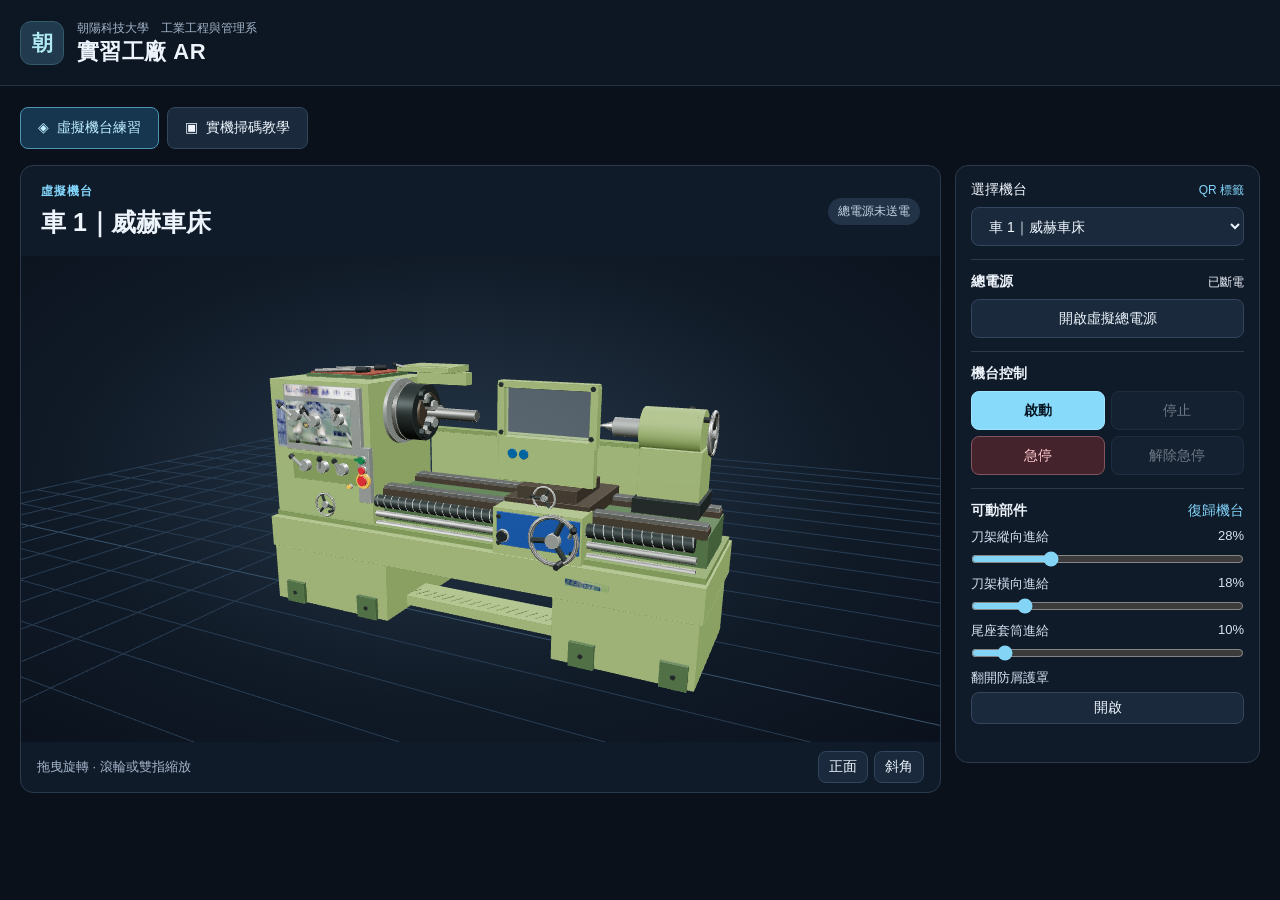
<file: index.html>
<!doctype html>
<html lang="zh-Hant">
<head>
  <meta charset="utf-8">
  <meta name="viewport" content="width=device-width, initial-scale=1">
  <meta name="color-scheme" content="dark">
  <meta http-equiv="Content-Security-Policy" content="default-src 'self'; connect-src 'self' blob:; img-src 'self' blob: data:; media-src 'self' blob:; style-src 'self'; object-src 'none'">
  <title>朝陽科大｜實習工廠 AR</title>
  <link rel="icon" href="data:,">
  <link rel="stylesheet" href="factory.css">
  <script defer src="factory.js"></script>
</head>
<body>
  <header class="top">
    <div class="brand">
      <span class="brand-icon" aria-hidden="true">朝</span>
      <div><span class="school">朝陽科技大學　工業工程與管理系</span><h1>實習工廠 AR</h1></div>
    </div>
    <div id="hardware" class="hardware" hidden>
      <span id="display-status" role="status">正在偵測眼鏡</span>
      <button id="display-picker" class="quiet" type="button">眼鏡輸出</button>
    </div>
  </header>
  <main>
    <nav class="modes" aria-label="體驗模式">
      <button type="button" id="mode-virtual" aria-pressed="true"><span class="mode-icon">◈</span>虛擬機台練習</button>
      <button type="button" id="mode-field" aria-pressed="false"><span class="mode-icon">▣</span>實機掃碼教學</button>
    </nav>
    <section id="virtual" class="workspace">
      <article class="viewer">
        <header class="viewer-head"><div><p class="kicker">虛擬機台</p><h2 id="model-title"></h2></div><span id="model-state" class="status-chip"></span></header>
        <div id="stage" aria-label="可旋轉的 3D 機台模型"><p id="stage-message" role="status">載入模型中</p></div>
        <footer class="viewer-foot">
          <span>拖曳旋轉 · 滾輪或雙指縮放</span>
          <div class="view-buttons"><button type="button" id="view-front">正面</button><button type="button" id="view-angle">斜角</button></div>
        </footer>
        <div id="hand-setup" class="hand-setup" hidden>
          <div class="hand-settings">
            <button type="button" id="hand-mode" aria-pressed="true">手勢操作</button>
            <button type="button" id="hand-camera">前鏡頭</button>
            <button type="button" id="hand-preview" aria-pressed="false">鏡頭預覽</button>
            <button type="button" id="hand-mirror">眼鏡全螢幕</button>
          </div>
          <p id="hand-camera-state" role="status"></p>
          <p id="hand-label">把手伸到前鏡頭可見處</p>
        </div>
      </article>
      <aside class="controls">
        <div class="control-heading"><label for="station">選擇機台</label><a id="print-link" href="labels.html" target="_blank" rel="noopener">QR 標籤</a></div>
        <select id="station"></select>
        <div class="control-section" id="power-panel">
          <div class="control-heading"><strong>總電源</strong><span id="power-status"></span></div>
          <button type="button" id="power-button"></button>
        </div>
        <div class="control-section" id="motor-panel">
          <div class="control-heading"><strong>機台控制</strong></div>
          <div class="two"><button type="button" id="start" class="primary">啟動</button><button type="button" id="stop">停止</button></div>
          <div class="two"><button type="button" id="emergency" class="danger">急停</button><button type="button" id="ack">解除急停</button></div>
        </div>
        <div class="control-section">
          <div class="control-heading"><strong>可動部件</strong><button type="button" id="reset" class="text-button">復歸機台</button></div>
          <div id="parts"></div>
        </div>
        <p id="feedback" class="feedback" aria-live="polite"></p>
      </aside>
    </section>
    <section id="field" hidden>
      <article id="scanner" class="scanner">
        <div class="scan-intro">
          <p class="kicker">實機教學</p><h2>掃描機台站位 QR</h2>
          <p>將前鏡頭對準機台旁的標籤。辨識後會顯示該站的部件與學習步驟。</p>
          <div id="browser-scan" class="scan-buttons">
            <button type="button" class="primary" id="camera">開啟攝影機</button>
            <label for="qr-file" class="file-button">選取 QR 圖片</label>
            <input type="file" id="qr-file" accept="image/*" class="visually-hidden">
          </div>
          <button id="camera-picker" type="button" hidden>選擇眼鏡前鏡頭</button>
          <p id="scan-status" class="feedback" role="status"></p>
        </div>
        <div class="scan-visual">
          <div class="scan-reticle" aria-hidden="true"><i></i><i></i><i></i><i></i><span>QR</span></div>
          <video id="camera-preview" muted playsinline hidden></video>
        </div>
      </article>
      <article id="lesson" class="lesson" hidden>
        <div class="lesson-header"><div><p class="kicker">站位已識別</p><h2 id="lesson-title"></h2></div><button type="button" id="rescan">掃描其他機台</button></div>
        <div class="lesson-body" aria-live="polite"><span class="lesson-count" id="lesson-count"></span><h3 id="step-title"></h3><p id="step-copy"></p></div>
        <footer class="lesson-footer"><button id="step-prev" type="button">上一步</button><button id="step-next" class="primary" type="button">下一步</button><button id="practice" type="button">在虛擬機台練習</button></footer>
      </article>
    </section>
    <section id="hud" hidden aria-live="polite">
      <p id="hud-status" class="kicker"></p><h2 id="hud-title"></h2><p id="hud-copy"></p>
      <div id="hud-machine" hidden>
        <div class="hud-model">
          <div id="hud-stage"></div>
          <p id="hud-model-error" hidden></p>
          <p id="hud-hand-label">把手伸到前鏡頭可見處</p>
        </div>
        <aside id="hud-controls" aria-label="機台手勢控制"></aside>
      </div>
      <p id="hud-camera-state" hidden></p>
      <button type="button" id="hud-exit" hidden>退出全螢幕</button>
    </section>
    <p id="fatal" class="feedback" role="alert" hidden></p>
  </main>
  <div id="hand-pointer" aria-hidden="true" hidden></div>
</body>
</html>
</file>
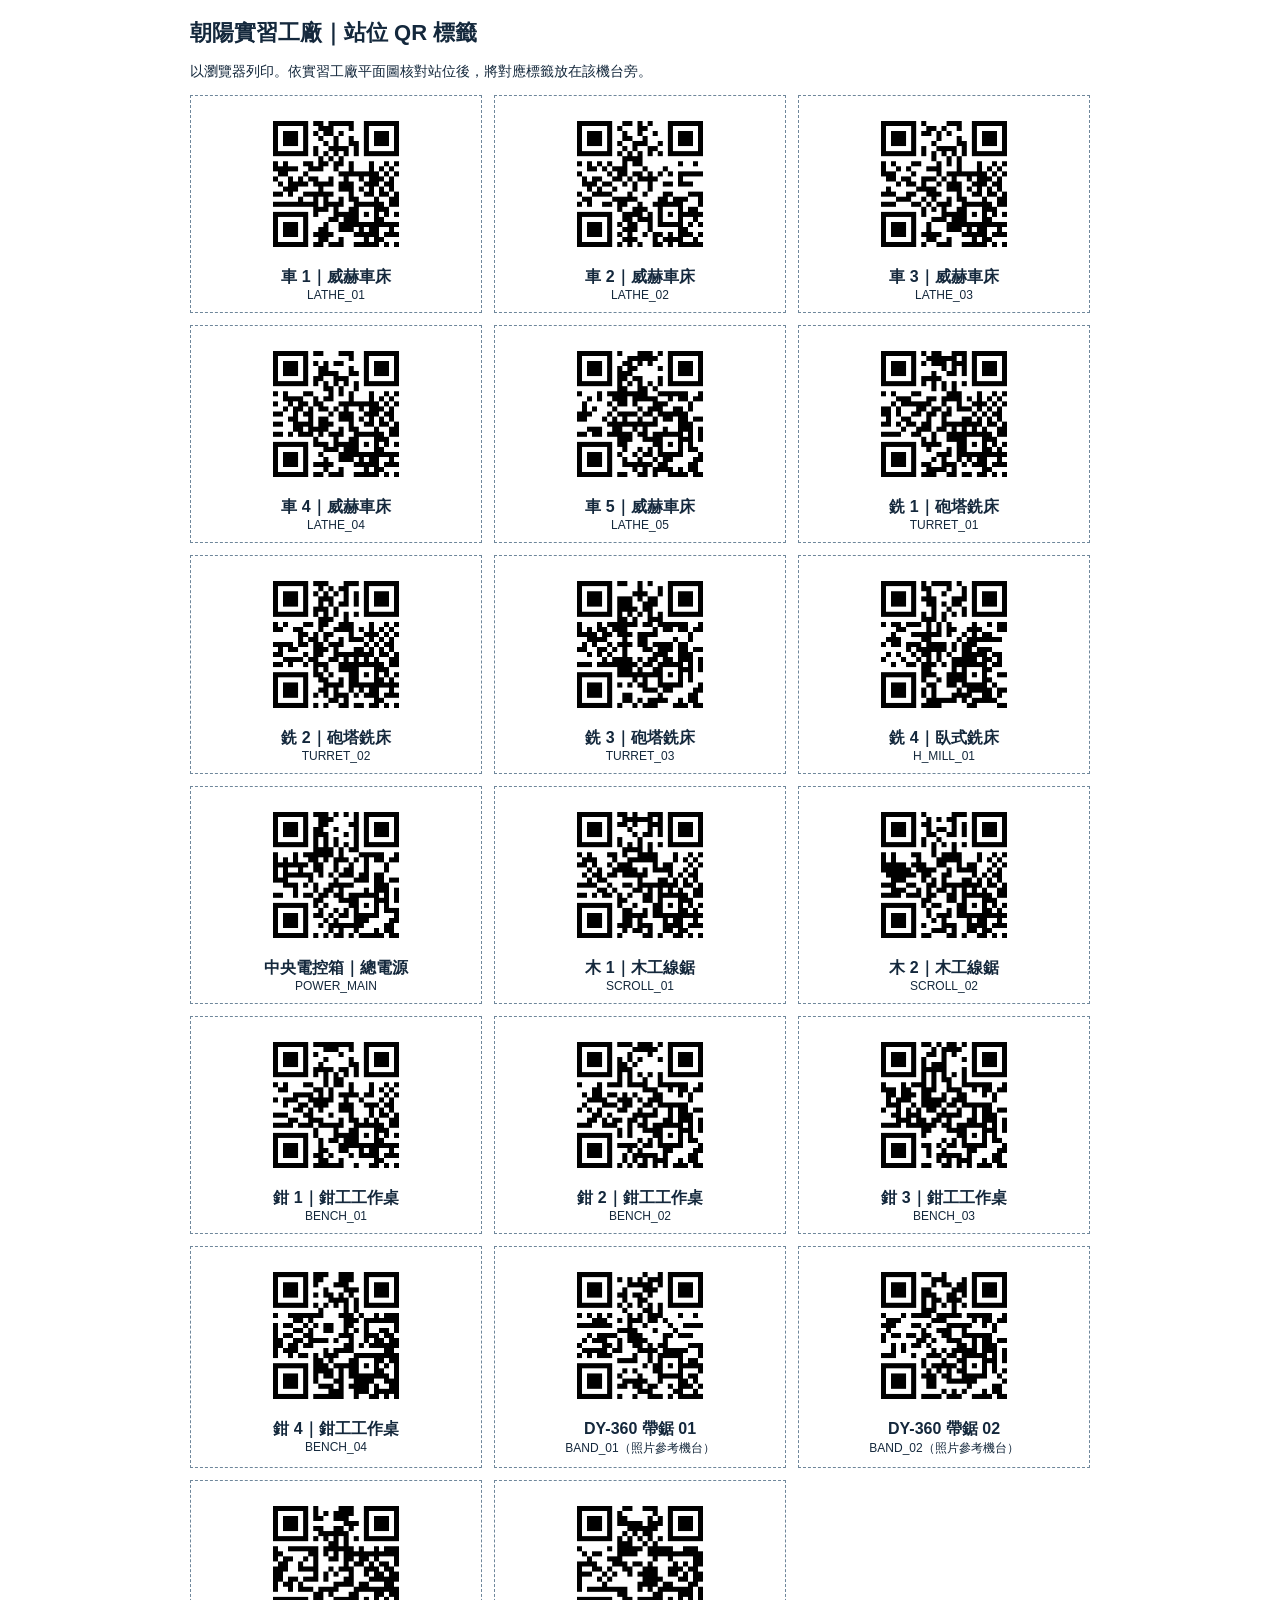
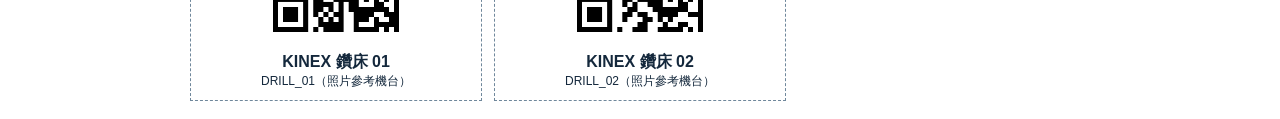
<file: labels.html>
<!doctype html>
<html lang="zh-Hant"><head><meta charset="utf-8"><meta name="viewport" content="width=device-width">
<title>朝陽實習工廠｜站位 QR 標籤</title>
<style>
body{font-family:"Microsoft JhengHei",sans-serif;color:#14283c;margin:18px auto;max-width:900px;padding:0 12px}
h1{font-size:22px}p{font-size:14px}.labels{display:grid;grid-template-columns:repeat(3,1fr);gap:12px}
article{break-inside:avoid;border:1px dashed #6f879b;text-align:center;padding:5px 8px 10px}
img{display:block;width:44mm;max-width:100%;margin:auto}strong,span{display:block}span{font-size:12px}
@media print{@page{size:A4;margin:10mm}body{margin:0;padding:0}.labels{gap:3mm}.intro p{display:none}}
</style></head>
<body><header class="intro"><h1>朝陽實習工廠｜站位 QR 標籤</h1>
<p>以瀏覽器列印。依實習工廠平面圖核對站位後，將對應標籤放在該機台旁。</p></header>
<main class="labels"><article><img src="labels/LATHE_01.png" alt="車 1｜威赫車床的 QR"><strong>車 1｜威赫車床</strong><span>LATHE_01</span></article><article><img src="labels/LATHE_02.png" alt="車 2｜威赫車床的 QR"><strong>車 2｜威赫車床</strong><span>LATHE_02</span></article><article><img src="labels/LATHE_03.png" alt="車 3｜威赫車床的 QR"><strong>車 3｜威赫車床</strong><span>LATHE_03</span></article><article><img src="labels/LATHE_04.png" alt="車 4｜威赫車床的 QR"><strong>車 4｜威赫車床</strong><span>LATHE_04</span></article><article><img src="labels/LATHE_05.png" alt="車 5｜威赫車床的 QR"><strong>車 5｜威赫車床</strong><span>LATHE_05</span></article><article><img src="labels/TURRET_01.png" alt="銑 1｜砲塔銑床的 QR"><strong>銑 1｜砲塔銑床</strong><span>TURRET_01</span></article><article><img src="labels/TURRET_02.png" alt="銑 2｜砲塔銑床的 QR"><strong>銑 2｜砲塔銑床</strong><span>TURRET_02</span></article><article><img src="labels/TURRET_03.png" alt="銑 3｜砲塔銑床的 QR"><strong>銑 3｜砲塔銑床</strong><span>TURRET_03</span></article><article><img src="labels/H_MILL_01.png" alt="銑 4｜臥式銑床的 QR"><strong>銑 4｜臥式銑床</strong><span>H_MILL_01</span></article><article><img src="labels/POWER_MAIN.png" alt="中央電控箱｜總電源的 QR"><strong>中央電控箱｜總電源</strong><span>POWER_MAIN</span></article><article><img src="labels/SCROLL_01.png" alt="木 1｜木工線鋸的 QR"><strong>木 1｜木工線鋸</strong><span>SCROLL_01</span></article><article><img src="labels/SCROLL_02.png" alt="木 2｜木工線鋸的 QR"><strong>木 2｜木工線鋸</strong><span>SCROLL_02</span></article><article><img src="labels/BENCH_01.png" alt="鉗 1｜鉗工工作桌的 QR"><strong>鉗 1｜鉗工工作桌</strong><span>BENCH_01</span></article><article><img src="labels/BENCH_02.png" alt="鉗 2｜鉗工工作桌的 QR"><strong>鉗 2｜鉗工工作桌</strong><span>BENCH_02</span></article><article><img src="labels/BENCH_03.png" alt="鉗 3｜鉗工工作桌的 QR"><strong>鉗 3｜鉗工工作桌</strong><span>BENCH_03</span></article><article><img src="labels/BENCH_04.png" alt="鉗 4｜鉗工工作桌的 QR"><strong>鉗 4｜鉗工工作桌</strong><span>BENCH_04</span></article><article><img src="labels/BAND_01.png" alt="DY-360 帶鋸 01的 QR"><strong>DY-360 帶鋸 01</strong><span>BAND_01（照片參考機台）</span></article><article><img src="labels/BAND_02.png" alt="DY-360 帶鋸 02的 QR"><strong>DY-360 帶鋸 02</strong><span>BAND_02（照片參考機台）</span></article><article><img src="labels/DRILL_01.png" alt="KINEX 鑽床 01的 QR"><strong>KINEX 鑽床 01</strong><span>DRILL_01（照片參考機台）</span></article><article><img src="labels/DRILL_02.png" alt="KINEX 鑽床 02的 QR"><strong>KINEX 鑽床 02</strong><span>DRILL_02（照片參考機台）</span></article></main></body></html>
</file>
<file: factory.css>
:root {
  font-family: "Inter", "Noto Sans TC", "Microsoft JhengHei", sans-serif;
  color: #edf3fa;
  background: #0b111b;
  color-scheme: dark;
  --panel: #101b2a;
  --line: #2a3a4c;
  --muted: #a5b6ca;
  --blue: #82d5fa;
  --mint: #8ce4c3;
}
* { box-sizing: border-box; }
[hidden] { display: none !important; }
body { margin: 0; min-height: 100vh; }
button, select, .file-button {
  background: #1a2a3c;
  color: #eef5fd;
  border: 1px solid #33465d;
  border-radius: 8px;
  font: inherit;
  font-size: 14px;
  padding: 9px 13px;
  min-height: 39px;
}
button, .file-button { cursor: pointer; }
button:disabled { opacity: .43; cursor: default; }
button:enabled:hover, .file-button:hover { background: #243b53; }
:focus-visible { outline: 2px solid #a4e3ff; outline-offset: 2px; }
a { color: var(--blue); text-decoration: none; }
a:hover { text-decoration: underline; }
p, h1, h2, h3 { margin: 0; }
.top {
  display: flex;
  align-items: center;
  justify-content: space-between;
  gap: 14px;
  padding: 18px max(20px, calc((100vw - 1312px) / 2));
  border-bottom: 1px solid #233142;
  background: #0d1724;
}
.brand { display: flex; align-items: center; gap: 13px; }
.brand-icon { display: grid; place-items: center; width: 44px; height: 44px; border-radius: 11px; background: #213a4d; border: 1px solid #355a6a; color: #b0ebf5; font-weight: 700; font-size: 21px; }
.school { color: var(--muted); font-size: 12px; }
h1 { font-size: 22px; letter-spacing: .02em; }
main { max-width: 1352px; margin: auto; padding: 21px 20px 30px; }
.modes { display: flex; gap: 8px; margin-bottom: 16px; }
.modes button { padding: 11px 17px; }
.modes button[aria-pressed=true] { background: #163650; border-color: #4d95b3; color: #c0efff; }
.mode-icon { margin-right: 8px; }
.hardware { display: flex; gap: 10px; align-items: center; font-size: 12px; color: var(--muted); }
.quiet { font-size: 12px; white-space: nowrap; }
.workspace { display: grid; grid-template-columns: minmax(0, 1fr) 305px; gap: 14px; align-items: start; }
.viewer, .controls, .scanner, .lesson { border: 1px solid var(--line); border-radius: 13px; background: var(--panel); overflow: hidden; }
.viewer-head, .lesson-header { display: flex; justify-content: space-between; align-items: center; gap: 12px; padding: 17px 20px; }
.kicker { color: var(--blue); font-weight: 700; font-size: 12px; letter-spacing: .08em; margin-bottom: 6px; }
h2 { font-size: clamp(18px, 2.3vw, 25px); }
.status-chip { white-space: nowrap; background: #233347; color: #c3d4e5; padding: 5px 10px; border-radius: 99px; font-size: 12px; }
.status-chip[data-level="run"] { background: #173a34; color: var(--mint); }
.status-chip[data-level="fault"] { background: #442832; color: #ffc1c4; }
#stage { position: relative; height: clamp(290px, 54vh, 585px); overflow: hidden; background: radial-gradient(ellipse at 48% 45%, #263748 0, #101a27 60%, #0a111c 100%); }
#stage canvas, #hud-stage canvas { display: block; width: 100%; height: 100%; touch-action: none; }
#stage-message { position: absolute; top: 45%; left: 10%; right: 10%; z-index: 1; color: #d6e6f4; text-align: center; }
.viewer-foot { display: flex; align-items: center; justify-content: space-between; gap: 6px; padding: 9px 16px; color: var(--muted); font-size: 13px; }
.view-buttons { display: flex; gap: 6px; }
.view-buttons button { padding: 5px 10px; min-height: 32px; }
.controls { padding: 15px; }
.control-heading { display: flex; align-items: center; justify-content: space-between; gap: 8px; font-size: 14px; margin-bottom: 8px; }
.control-heading a, .control-heading span { font-size: 12px; }
.controls select { width: 100%; }
.control-section { border-top: 1px solid var(--line); margin-top: 13px; padding-top: 13px; }
#power-button { width: 100%; }
#power-button[aria-pressed=true] { background: #164434; border-color: #367c64; color: #b0f7db; }
.two { display: grid; grid-template-columns: 1fr 1fr; gap: 6px; margin-bottom: 6px; }
.primary { color: #071522; background: #87dafa; border-color: #9de4ff; font-weight: 700; }
.primary:enabled:hover { background: #afebff; }
.danger { color: #ffcbd0; background: #45232c; border-color: #82545b; }
.danger:enabled:hover { background: #5c2e38; }
.text-button { color: var(--blue); background: none; border: 0; padding: 0; min-height: auto; }
.part + .part { margin-top: 8px; }
.part label { display: flex; justify-content: space-between; color: #d5e3f2; font-size: 13px; }
.part input[type=range] { display: block; width: 100%; margin: 5px 0 0; accent-color: #83d4f5; }
.part button { width: 100%; margin-top: 5px; padding: 5px 10px; min-height: 32px; }
.feedback { color: #ffda9f; font-size: 13px; min-height: 1.2em; margin-top: 7px; }
.scanner { display: grid; grid-template-columns: 1fr 1fr; min-height: 310px; }
.scan-intro, .lesson-body { padding: clamp(20px, 4vw, 54px); }
.scan-intro > p:not(.kicker), .lesson-body p { color: #bdcde0; line-height: 1.7; margin-top: 12px; }
.scan-buttons, .lesson-footer { display: flex; flex-wrap: wrap; gap: 8px; margin-top: 20px; }
.file-button { display: inline-flex; align-items: center; }
.scan-visual { min-height: 240px; position: relative; display: grid; place-items: center; background: #0a111c; }
.scan-reticle { position: absolute; z-index: 1; width: 136px; height: 136px; display: grid; place-items: center; color: #9ac5df; font-weight: 700; background: #25486440; font-size: 32px; pointer-events: none; }
.scan-reticle i { position: absolute; width: 22px; height: 22px; border: 3px solid #9cd8f5; border-right: 0; border-bottom: 0; top: 0; left: 0; }
.scan-reticle i:nth-child(2) { left: auto; right: 0; transform: rotate(90deg); }
.scan-reticle i:nth-child(3) { top: auto; bottom: 0; transform: rotate(270deg); }
.scan-reticle i:nth-child(4) { top: auto; left: auto; bottom: 0; right: 0; transform: rotate(180deg); }
.scan-visual:has(video:not([hidden])) .scan-reticle span { display: none; }
video { width: 100%; height: 100%; max-height: 380px; object-fit: contain; }
.lesson { max-width: 900px; }
.lesson-header { border-bottom: 1px solid var(--line); }
.lesson-count { display: inline-block; color: var(--mint); font-size: 14px; margin-bottom: 10px; }
.lesson-body h3 { font-size: 26px; }
.lesson-footer { border-top: 1px solid var(--line); padding: 14px 20px; margin: 0; }
.visually-hidden { position: absolute; width: 1px; height: 1px; clip-path: inset(50%); overflow: hidden; white-space: nowrap; }
.hud-body, .hud-body main { background: #000; }
.hud-body main { max-width: none; padding: 5vh 7vw; }
.hud-body #hud .kicker { font-size: clamp(17px, 2.1vw, 32px); color: #a6e6ff; }
.hud-body #hud h2 { font-size: clamp(24px, 3.2vw, 52px); color: #fff; margin-bottom: 12px; }
.hud-body #hud-copy { color: #d9e6f7; font-size: clamp(16px, 2.4vw, 42px); line-height: 1.5; max-width: 83vw; }
#hud-machine { display: grid; grid-template-columns: minmax(0,1fr) minmax(220px,29%); gap: 1.4vw; margin-top: 1.8vh; align-items: start; }
#hud-stage { height: 60vh; }
.hud-model { min-width: 0; position: relative; }
#hud-model-error { position: absolute; inset: 40% 10% auto; color: #ffce86; text-align: center; }
#hud-controls { display: grid; gap: .8vh; }
.hud-command-row { display: grid; grid-template-columns: repeat(2,minmax(0,1fr)); gap: .6vw; }
#hud-controls button { font-size: clamp(14px,1.5vw,29px); padding: .45vh .5vw; min-height: 4.7vh; border-radius: 6px; }
#hud-controls .part label { font-size: clamp(12px,1.25vw,24px); }
#hud-controls .part input[type=range] { height: 2.7vh; margin-top: .25vh; }
#hud-hand-label, #hud-camera-state { color: #b8e5fc; font-size: clamp(13px,1.5vw,26px); padding-top: .6vh; }
#hud-hand-label { text-align: center; min-height: 2.5vh; }
.hand-setup { padding: 8px 14px 12px; border-top: 1px solid var(--line); font-size: 13px; color: #b8e5fc; }
.hand-settings { display: flex; gap: 6px; flex-wrap: wrap; margin-bottom: 5px; }
.hand-settings button { min-height: 30px; font-size: 12px; padding: 4px 8px; }
.hand-settings button[aria-pressed=true] { background: #164434; color: #d5ffef; }
#hand-pointer { position: fixed; z-index: 20; pointer-events: none; width: 27px; height: 27px; border: 2px solid #b6f5ff; border-radius: 100%; box-shadow: 0 0 0 2px #08202d, 0 0 14px #65dcff; transform: translate(-50%,-50%); }
#hand-pointer::after { content: ""; position: absolute; inset: 9px; background: #effdff; border-radius: 50%; }
#hand-pointer.pinched { border-color: #91fac0; background: #35986a99; }
.hand-hover { outline: 2px solid #89edfb; outline-offset: 1px; }
#hud-exit { position: absolute; top: 5vh; right: 7vw; z-index: 1; }
.hud-body:has(#hud-exit:not([hidden])) #hud-title { padding-right: 7rem; }
@media (max-width: 740px) {
  .top { padding: 12px; }
  .brand-icon { display: none; }
  main { padding: 13px 10px 20px; }
  .workspace, .scanner { grid-template-columns: 1fr; }
  .modes button { flex: 1; padding: 9px 5px; }
  .hardware { flex-direction: column; align-items: end; gap: 2px; }
  .hardware button { min-height: 29px; padding: 4px 9px; }
  .school { font-size: 11px; }
  .viewer-head, .lesson-header { padding: 12px; }
  .scan-visual { min-height: 166px; }
  .native #stage { height: clamp(190px, 34vh, 320px); }
  #hud-machine { grid-template-columns: minmax(0,1fr) minmax(158px,34%); }
}
@media (max-width: 560px) and (orientation: portrait) {
  #hud-machine { grid-template-columns: 1fr; }
  #hud-stage { height: 27vh; }
}
.native .scan-visual { display: none; }
.native .scanner { display: block; min-height: auto; }
</file>
